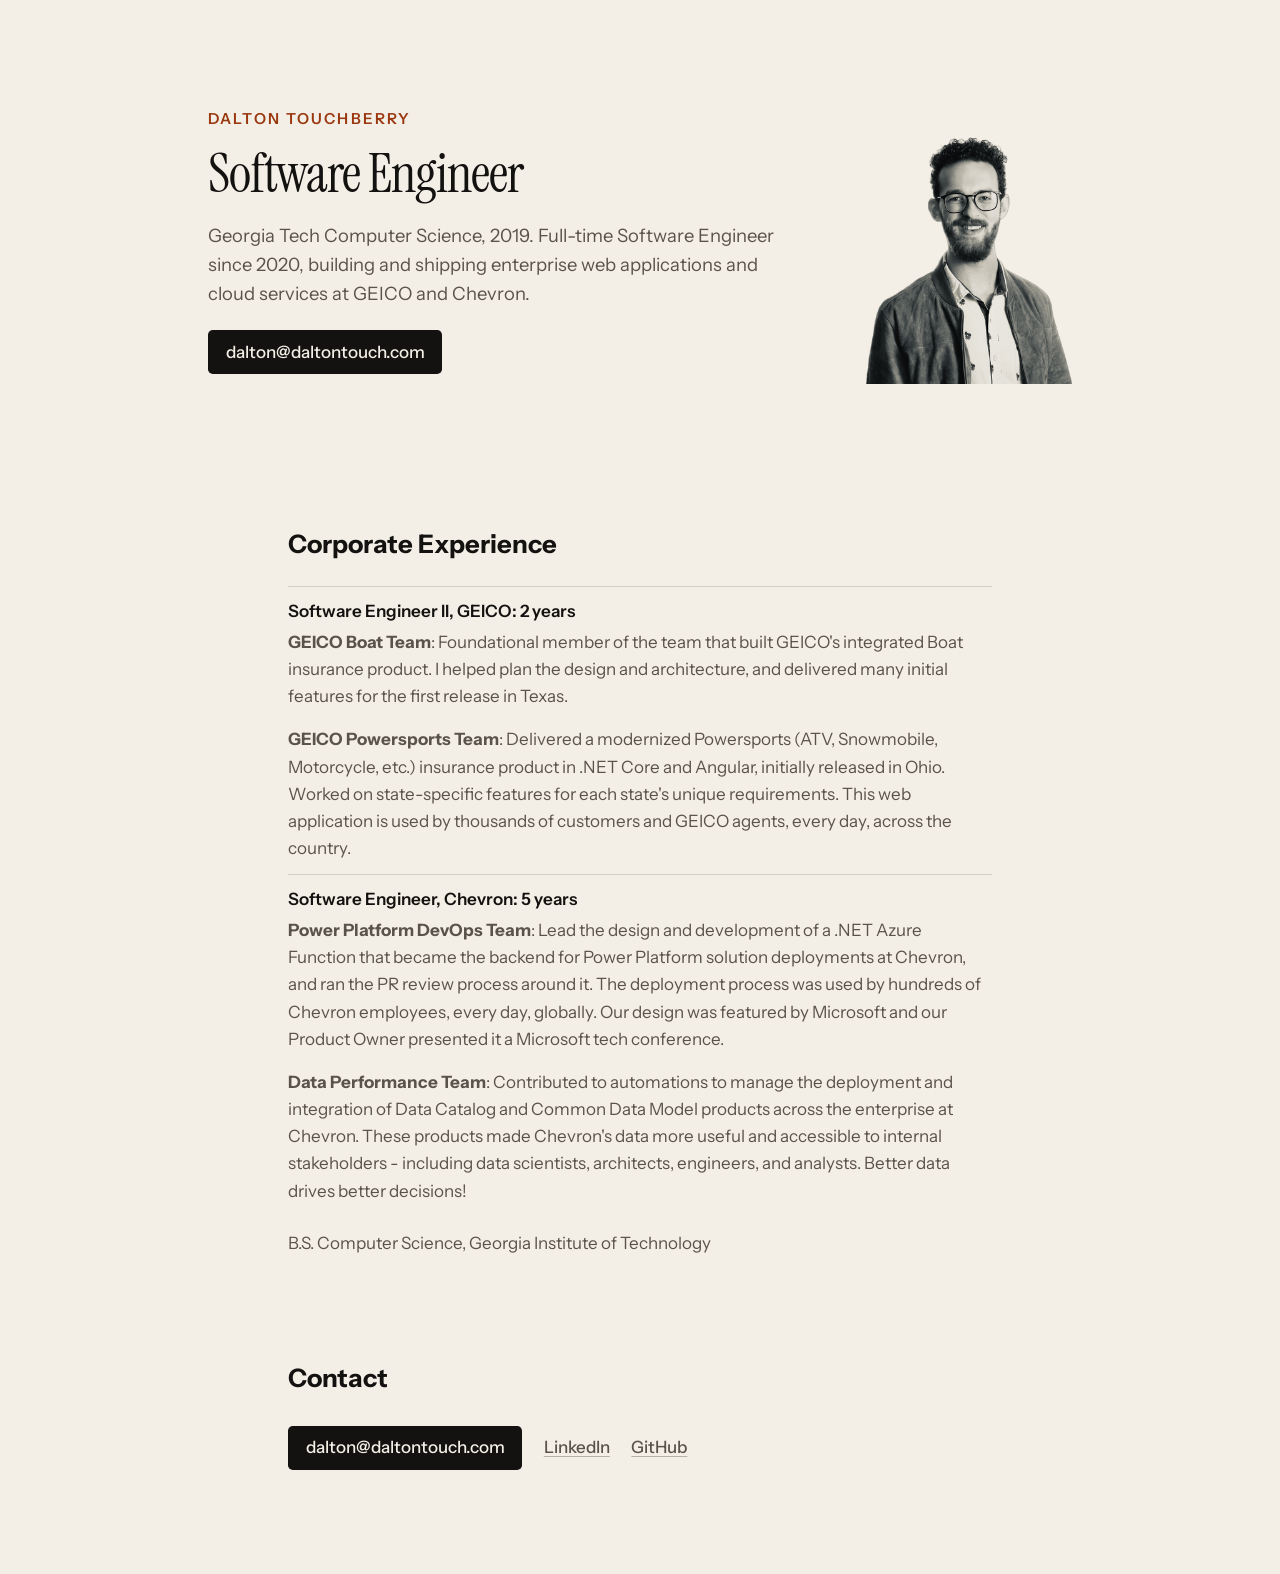
<file: index.html>
<!DOCTYPE html>
<html lang="en">
<head>
  <meta charset="utf-8">
  <meta name="viewport" content="width=device-width, initial-scale=1">
  <title>Dalton Touchberry</title>
  <meta name="description" content="Software Engineer with 7 years of enterprise experience at GEICO and Chevron. Georgia Tech Computer Science, 2019.">
  <link rel="preconnect" href="https://fonts.googleapis.com">
  <link rel="preconnect" href="https://fonts.gstatic.com" crossorigin>
  <link href="https://fonts.googleapis.com/css2?family=Instrument+Sans:ital,wght@0,400;0,500;0,600;1,400&family=Instrument+Serif:ital@0;1&display=swap" rel="stylesheet">
  <link rel="stylesheet" href="styles.css">
</head>
<body>
  <a class="skip" href="#main">Skip to content</a>

  <nav class="site-bar" aria-label="Site">
    <a class="site-bar-name" href="#main">Dalton Touchberry</a>
    <a class="site-bar-mail" href="mailto:dalton@daltontouch.com">dalton@daltontouch.com</a>
  </nav>

  <header class="hero wrap">
    <div class="hero-inner">
      <div class="hero-copy">
        <p class="kicker">Dalton Touchberry</p>
        <h1>Software Engineer</h1>
        <p class="lede">Georgia Tech Computer Science, 2019. Full-time Software Engineer since 2020, building and shipping enterprise web applications and cloud services at GEICO and Chevron.</p>
        <p class="hero-action">
          <a class="mail-btn" href="mailto:dalton@daltontouch.com">dalton@daltontouch.com</a>
        </p>
      </div>
      <figure class="hero-photo">
        <img src="images/profile.png" alt="Portrait of Dalton Touchberry smiling, wearing glasses and a jacket." width="448" height="448" loading="eager">
      </figure>
    </div>
  </header>

  <main id="main">
    <section class="work wrap" aria-labelledby="work-heading">
      <h2 class="section-label" id="work-heading">Corporate Experience</h2>
      <ul class="roles">
        <li>
          <p class="role">Software Engineer II, GEICO: 2 years</p>
          <p class="role-copy"><b>GEICO Boat Team</b>: Foundational member of the team that built GEICO's integrated Boat insurance product. I helped plan the design and architecture, and delivered many initial features for the first release in Texas.</p>
          <p class="role-copy"><b>GEICO Powersports Team</b>: Delivered a modernized Powersports (ATV, Snowmobile, Motorcycle, etc.) insurance product in .NET Core and Angular, initially released in Ohio. Worked on state-specific features for each state's unique requirements. This web application is used by thousands of customers and GEICO agents, every day, across the country.</p>
        </li>
        <li>
          <p class="role">Software Engineer, Chevron: 5 years</p>
          <p class="role-copy"><b>Power Platform DevOps Team</b>: Lead the design and development of a .NET Azure Function that became the backend for Power Platform solution deployments at Chevron, and ran the PR review process around it. The deployment process was used by hundreds of Chevron employees, every day, globally. Our design was featured by Microsoft and our Product Owner presented it a Microsoft tech conference.</p>
          <p class="role-copy"><b>Data Performance Team</b>: Contributed to automations to manage the deployment and integration of Data Catalog and Common Data Model products across the enterprise at Chevron. These products made Chevron's data more useful and accessible to internal stakeholders - including data scientists, architects, engineers, and analysts. Better data drives better decisions!</p> 
        </li>
      </ul>
      <p class="school">B.S. Computer Science, Georgia Institute of Technology</p>
    </section>
  </main>

  <footer class="reach wrap" aria-labelledby="reach-heading">
    <h2 class="section-label" id="reach-heading">Contact</h2>
    <ul class="links">
      <li><a class="mail-btn" href="mailto:dalton@daltontouch.com">dalton@daltontouch.com</a></li>
      <li><a class="quiet-link" href="https://www.linkedin.com/in/dalton-touchberry" aria-label="LinkedIn profile">LinkedIn</a></li>
      <li><a class="quiet-link" href="https://github.com/daltontouch" aria-label="GitHub profile">GitHub</a></li>
    </ul>
  </footer>

  <script>
    (function () {
      var barPoint = 48;
      var onScroll = function () {
        document.body.classList.toggle("is-scrolled", window.scrollY > barPoint);
      };
      onScroll();
      window.addEventListener("scroll", onScroll, { passive: true });
    })();
  </script>
</body>
</html>
</file>
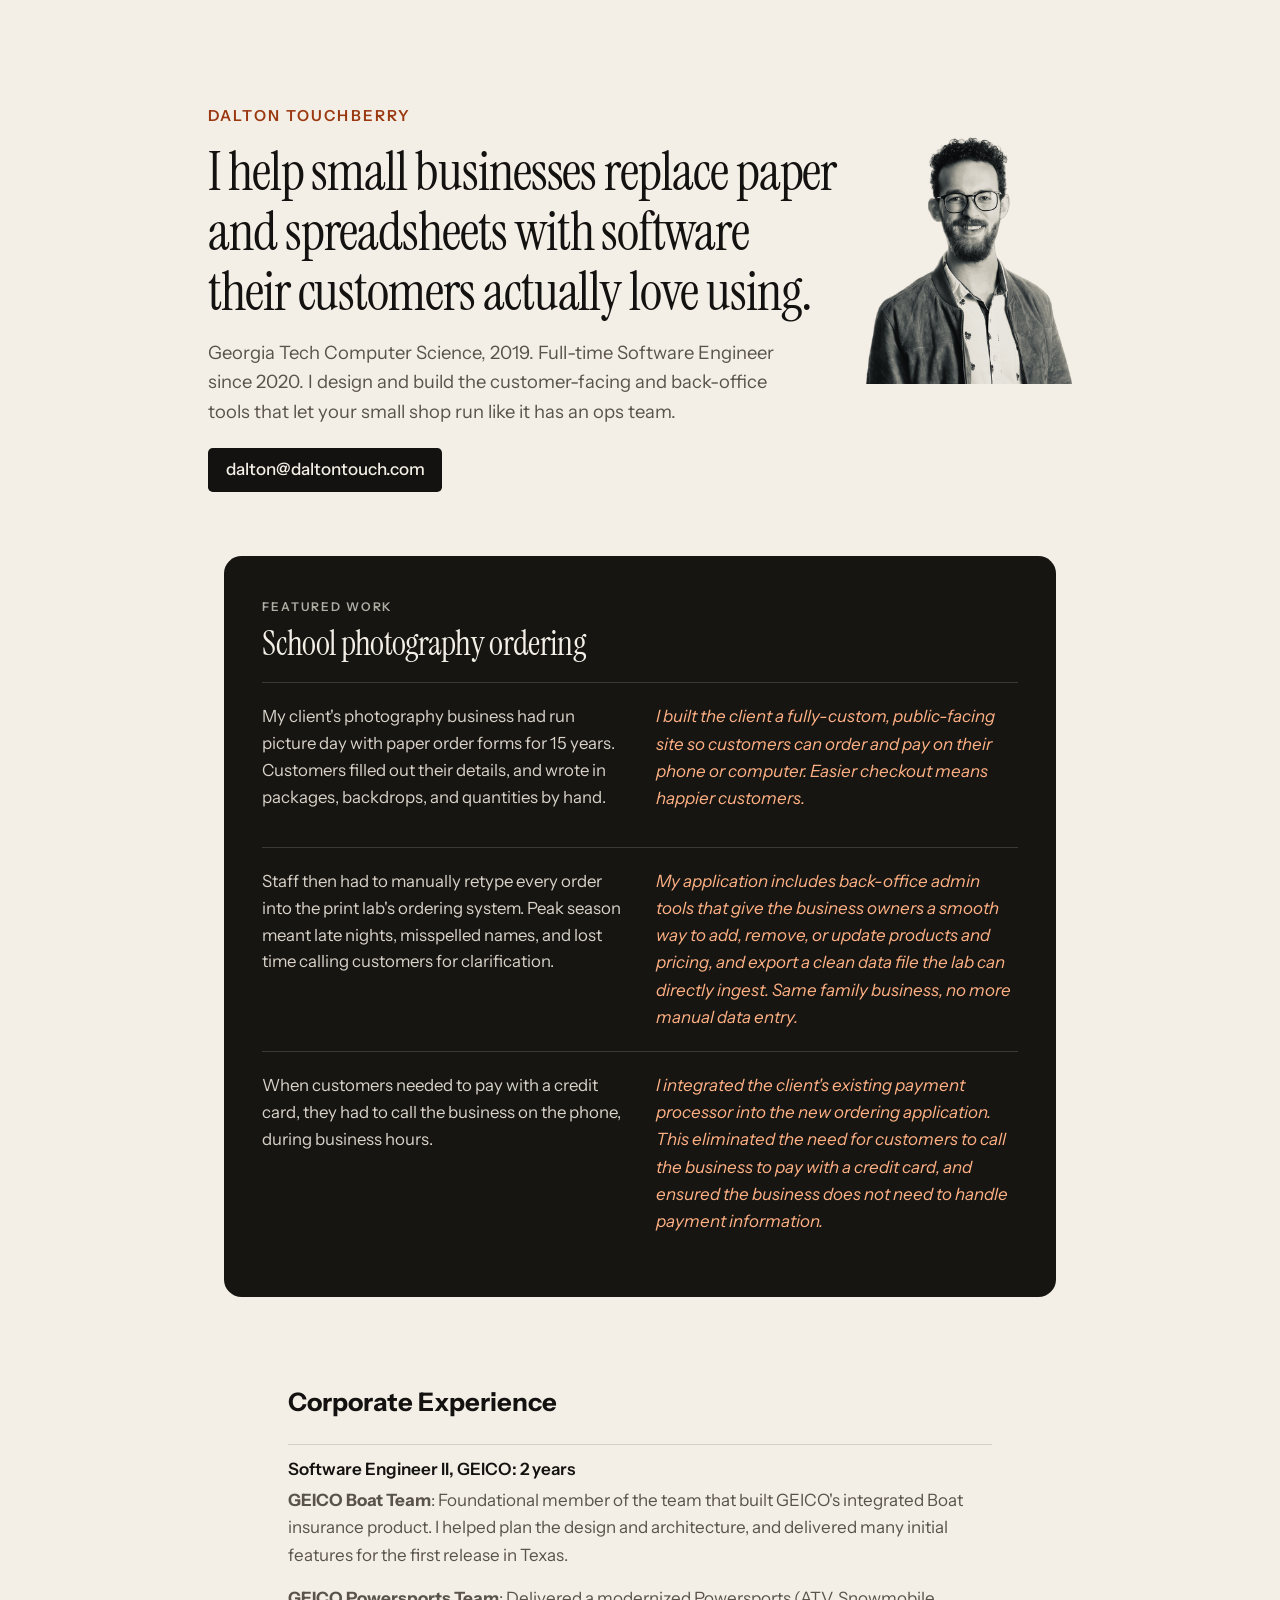
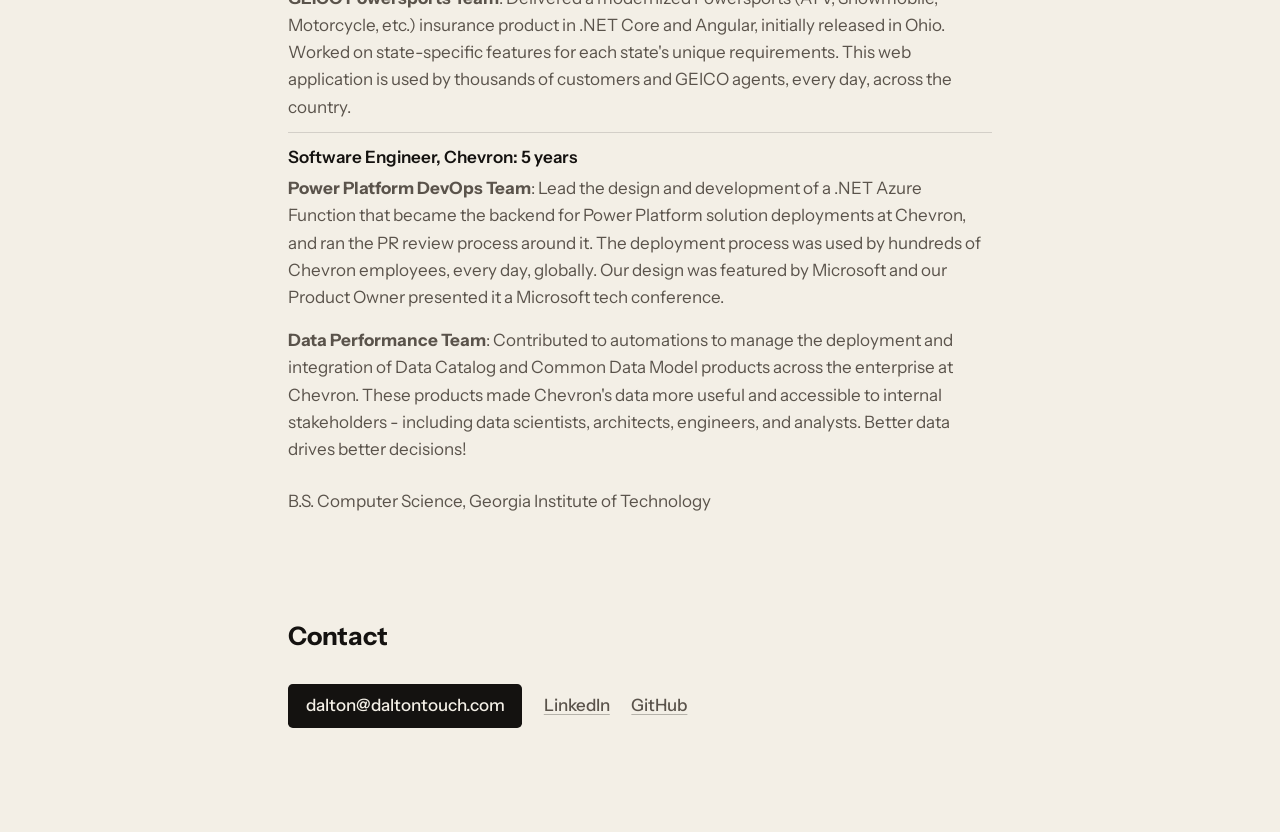
<file: index-backup.html>
<!DOCTYPE html>
<html lang="en">
<head>
  <meta charset="utf-8">
  <meta name="viewport" content="width=device-width, initial-scale=1">
  <title>Dalton Touchberry</title>
  <meta name="description" content="I help small businesses replace paper and spreadsheets with software their customers actually love using.">
  <link rel="preconnect" href="https://fonts.googleapis.com">
  <link rel="preconnect" href="https://fonts.gstatic.com" crossorigin>
  <link href="https://fonts.googleapis.com/css2?family=Instrument+Sans:ital,wght@0,400;0,500;0,600;1,400&family=Instrument+Serif:ital@0;1&display=swap" rel="stylesheet">
  <link rel="stylesheet" href="styles.css">
</head>
<body>
  <a class="skip" href="#main">Skip to content</a>

  <nav class="site-bar" aria-label="Site">
    <a class="site-bar-name" href="#main">Dalton Touchberry</a>
    <a class="site-bar-mail" href="mailto:dalton@daltontouch.com">dalton@daltontouch.com</a>
  </nav>

  <header class="hero wrap">
    <div class="hero-inner">
      <div class="hero-copy">
        <p class="kicker">Dalton Touchberry</p>
        <h1>I help small businesses replace paper and spreadsheets with software their customers actually love using.</h1>
        <p class="lede">Georgia Tech Computer Science, 2019. Full-time Software Engineer since 2020. I design and build  the customer-facing and back-office tools that let your small shop run like it has an ops team.</p>
        <p class="hero-action">
          <a class="mail-btn" href="mailto:dalton@daltontouch.com">dalton@daltontouch.com</a>
        </p>
      </div>
      <figure class="hero-photo">
        <img src="images/profile.png" alt="Portrait of Dalton Touchberry smiling, wearing glasses and a jacket." width="448" height="448" loading="eager">
      </figure>
    </div>
  </header>

  <main id="main">
    <section class="case" aria-labelledby="case-heading">
      <p class="eyebrow">Featured work</p>
      <h2 id="case-heading">School photography ordering</h2>
      <div class="case-grid">
        <p>My client's photography business had run picture day with paper order forms for 15 years. Customers filled out their details, and wrote in packages, backdrops, and quantities by hand.</p>
        <span class="case-grid-solution">I built the client a fully-custom, public-facing site so customers can order and pay on their phone or computer. Easier checkout means happier customers.</span>
      </div>
      <div class="case-grid">
        <p>Staff then had to manually retype every order into the print lab's ordering system. Peak season meant late nights, misspelled names, and lost time calling customers for clarification.</p>
        <span class="case-grid-solution">
          My application includes back-office admin tools that give the business owners a smooth way to add, remove, or update products and pricing, and export a clean data file the lab can directly ingest. Same family business, no more manual data entry.
        </span>
      </div>
      <div class="case-grid">
        <p>When customers needed to pay with a credit card, they had to call the business on the phone, during business hours.</p>
        <div class="case-grid-solution">
          <span>I integrated the client's existing payment processor into the new ordering application. This eliminated the need for customers to call the business to pay with a credit card, and ensured the business does not need to handle payment information.</span>
        </div>
      </div>
    </section>

    <section class="work wrap" aria-labelledby="work-heading">
      <h2 class="section-label" id="work-heading">Corporate Experience</h2>
      <ul class="roles">
        <li>
          <p class="role">Software Engineer II, GEICO: 2 years</p>
          <p class="role-copy"><b>GEICO Boat Team</b>: Foundational member of the team that built GEICO's integrated Boat insurance product. I helped plan the design and architecture, and delivered many initial features for the first release in Texas.</p>
          <p class="role-copy"><b>GEICO Powersports Team</b>: Delivered a modernized Powersports (ATV, Snowmobile, Motorcycle, etc.) insurance product in .NET Core and Angular, initially released in Ohio. Worked on state-specific features for each state's unique requirements. This web application is used by thousands of customers and GEICO agents, every day, across the country.</p>
        </li>
        <li>
          <p class="role">Software Engineer, Chevron: 5 years</p>
          <p class="role-copy"><b>Power Platform DevOps Team</b>: Lead the design and development of a .NET Azure Function that became the backend for Power Platform solution deployments at Chevron, and ran the PR review process around it. The deployment process was used by hundreds of Chevron employees, every day, globally. Our design was featured by Microsoft and our Product Owner presented it a Microsoft tech conference.</p>
          <p class="role-copy"><b>Data Performance Team</b>: Contributed to automations to manage the deployment and integration of Data Catalog and Common Data Model products across the enterprise at Chevron. These products made Chevron's data more useful and accessible to internal stakeholders - including data scientists, architects, engineers, and analysts. Better data drives better decisions!</p> 
        </li>
      </ul>
      <p class="school">B.S. Computer Science, Georgia Institute of Technology</p>
    </section>
  </main>

  <footer class="reach wrap" aria-labelledby="reach-heading">
    <h2 class="section-label" id="reach-heading">Contact</h2>
    <ul class="links">
      <li><a class="mail-btn" href="mailto:dalton@daltontouch.com">dalton@daltontouch.com</a></li>
      <li><a class="quiet-link" href="https://www.linkedin.com/in/dalton-touchberry" aria-label="LinkedIn profile">LinkedIn</a></li>
      <li><a class="quiet-link" href="https://github.com/daltontouch" aria-label="GitHub profile">GitHub</a></li>
    </ul>
  </footer>

  <script>
    (function () {
      var barPoint = 48;
      var onScroll = function () {
        document.body.classList.toggle("is-scrolled", window.scrollY > barPoint);
      };
      onScroll();
      window.addEventListener("scroll", onScroll, { passive: true });
    })();
  </script>
</body>
</html>
</file>
<file: styles.css>
/* Personal site — one page, no build step. */
:root {
  --paper: #f3efe6;
  --ink: #141210;
  --muted: #5a534b;
  --accent: #c24e1d;
  --accent-text: #9a3810;
  --accent-on-dark: #ffb184;
  --panel: #171512;
  --panel-copy: #f3efe6;
  --max: 44rem;
  --case-max: 52rem;
  --sans: "Instrument Sans", ui-sans-serif, system-ui, -apple-system, "Segoe UI", Roboto, Helvetica, Arial, sans-serif;
  --serif: "Instrument Serif", "Iowan Old Style", Palatino, Georgia, serif;
}

*,
*::before,
*::after {
  box-sizing: border-box;
}

html {
  scroll-behavior: smooth;
}

body {
  margin: 0;
  background: var(--paper);
  color: var(--ink);
  font-family: var(--sans);
  font-size: 1.0625rem;
  line-height: 1.6;
}

img,
svg {
  max-width: 100%;
}

h1 {
  font-family: var(--serif);
  font-weight: 400;
  letter-spacing: -0.02em;
  line-height: 1.12;
  text-wrap: balance;
  margin: 0.2rem 0 1rem;
  font-size: clamp(2rem, 6vw, 3.35rem);
}

.case h2 {
  font-family: var(--serif);
  font-weight: 400;
  letter-spacing: -0.02em;
  line-height: 1.12;
  text-wrap: balance;
  margin: 0 0 1.15rem;
  font-size: clamp(1.6rem, 3.4vw, 2.15rem);
  color: var(--panel-copy);
}

p {
  margin: 0 0 1rem;
}

p:last-child {
  margin-bottom: 0;
}

a {
  color: inherit;
}

a:hover {
  color: var(--accent);
}

:focus-visible {
  outline: 3px solid var(--accent);
  outline-offset: 3px;
}

.case :focus-visible {
  outline-color: var(--panel-copy);
}

.skip {
  position: absolute;
  left: 0.75rem;
  top: -4rem;
  z-index: 10;
  padding: 0.5rem 0.75rem;
  background: var(--ink);
  color: var(--paper);
  text-decoration: none;
}

.skip:focus {
  top: 0.75rem;
}

.wrap {
  width: min(var(--max), calc(100% - 2rem));
  margin-inline: auto;
}

.site-bar {
  display: none;
}

.kicker {
  margin: 0 0 0.85rem;
  font-size: 0.95rem;
  font-weight: 600;
  letter-spacing: 0.14em;
  text-transform: uppercase;
  color: var(--accent-text);
}

.lede {
  max-width: 36rem;
  font-size: 1.15rem;
  color: var(--muted);
}

.hero {
  padding: 4.5rem 0 3.25rem;
}

.hero-inner {
  display: grid;
  gap: 1.25rem;
  align-items: start;
}

.hero-photo {
  margin: 0;
  width: 100%;
  justify-self: start;
  align-self: start;
  min-width: 0;
}

.hero-photo img {
  display: block;
  width: 100%;
  height: auto;
  aspect-ratio: 1;
  object-fit: contain;
}

.hero-copy .kicker {
  margin-top: 0;
}

.hero-action {
  margin: 1.35rem 0 0;
}

.mail-btn {
  display: inline-flex;
  align-items: center;
  justify-content: center;
  min-height: 44px;
  padding: 0.45rem 1.1rem;
  background: var(--ink);
  color: var(--paper);
  text-decoration: none;
  font-weight: 500;
  border-radius: 0.3rem;
}

.mail-btn:hover {
  background: var(--accent);
  color: var(--paper);
}

.case {
  width: min(var(--case-max), calc(100% - 2rem));
  margin-inline: auto;
  background: var(--panel);
  color: var(--panel-copy);
  padding: 2rem 1.6rem;
  border-radius: 1.1rem;
}

.eyebrow {
  margin: 0 0 0.55rem;
  font-size: 0.75rem;
  font-weight: 600;
  letter-spacing: 0.16em;
  text-transform: uppercase;
  color: color-mix(in srgb, var(--panel-copy) 70%, transparent);
}

.case-grid p {
  font-size: 1.05rem;
  color: #d8d2c8;
}

.case-grid p:last-child {
  margin-top: 0.35rem;
  padding-top: 1rem;
  /* border-top: 1px solid rgba(243, 239, 230, 0.16); */
  color: var(--panel-copy);
}

.case-grid-solution {
  font-style: italic;
  color: var(--accent-on-dark);
}

/* .case-grid > .case-grid-solution:last-child {
  margin-top: 0.35rem;
  padding-top: 1rem;
  /* border-top: 1px solid rgba(243, 239, 230, 0.16); */
} */

.section-label {
  margin: 0 0 0.65rem;
  font-family: var(--sans);
  font-size: 0.8rem;
  font-weight: 600;
  letter-spacing: 0.14em;
  text-transform: uppercase;
  color: var(--accent-text);
}

.work,
.reach {
  padding: 3.25rem 0 1rem;
}

.roles,
.links {
  list-style: none;
  margin: 0;
  padding: 0;
}

.roles li {
  padding: 0.7rem 0;
  border-top: 1px solid rgba(20, 18, 16, 0.14);
}

.role {
  margin: 0 0 0.25rem;
  font-weight: 600;
  color: var(--ink);
}

.role-copy {
  color: var(--muted);
}

.school {
  margin: 0.85rem 0 0;
  color: var(--muted);
}

.links {
  display: flex;
  flex-wrap: wrap;
  align-items: center;
  gap: 0.85rem 1.35rem;
  padding: 0.35rem 0 0;
}

.quiet-link {
  color: var(--muted);
  font-weight: 500;
  text-underline-offset: 0.2em;
  text-decoration-color: rgba(20, 18, 16, 0.28);
}

.quiet-link:hover {
  color: var(--accent);
}

.reach {
  padding-bottom: 5.5rem;
}

@media (min-width: 720px) {
  .site-bar {
    position: fixed;
    top: 0;
    left: 0;
    right: 0;
    z-index: 8;
    display: flex;
    align-items: center;
    justify-content: space-between;
    height: 2.75rem;
    padding: 0 1.5rem;
    background: var(--paper);
    border-bottom: 1px solid rgba(20, 18, 16, 0.1);
    font-size: 0.9rem;
    transform: translateY(-100%);
    visibility: hidden;
    pointer-events: none;
    transition: transform 0.2s ease, visibility 0.2s ease;
  }

  body.is-scrolled .site-bar {
    transform: none;
    visibility: visible;
    pointer-events: auto;
  }

  .site-bar-name,
  .site-bar-mail {
    text-decoration: none;
  }

  .site-bar-name {
    font-weight: 600;
  }

  .site-bar-mail {
    color: var(--muted);
  }

  .site-bar-mail:hover {
    color: var(--accent);
  }

  .hero {
    padding-top: 6.5rem;
    padding-bottom: 4rem;
  }

  .hero.wrap {
    width: min(54rem, calc(100% - 2.5rem));
    overflow: visible;
  }

  .hero-inner {
    grid-template-columns: 1fr 12rem;
    gap: 1.75rem 0.75rem;
    align-items: end;
  }

  .hero-photo {
    width: 17.5rem;
    justify-self: start;
    margin-bottom: -0.6rem;
    transform: translateX(-2.6rem);
  }

  .case {
    width: min(var(--case-max), calc(100% - 2.5rem));
    padding: 2.6rem 2.4rem;
  }

  .case-grid {
    display: grid;
    grid-template-columns: 1fr 1fr;
    gap: 0 2rem;
    margin-bottom: 1.25rem;
    padding-top: 1.25rem;
    border-top: 1px solid rgba(243, 239, 230, 0.16);

  }

  .case-grid p:last-child {
    margin-top: 0;
    padding-top: 0;
    border-top: none;
  }

  .work,
  .reach {
    padding-top: 4rem;
  }

  .reach {
    padding-bottom: 6.5rem;
  }
}

@media (prefers-reduced-motion: reduce) {
  html {
    scroll-behavior: auto;
  }

  *,
  *::before,
  *::after {
    animation: none !important;
    transition: none !important;
  }
}
</file>
